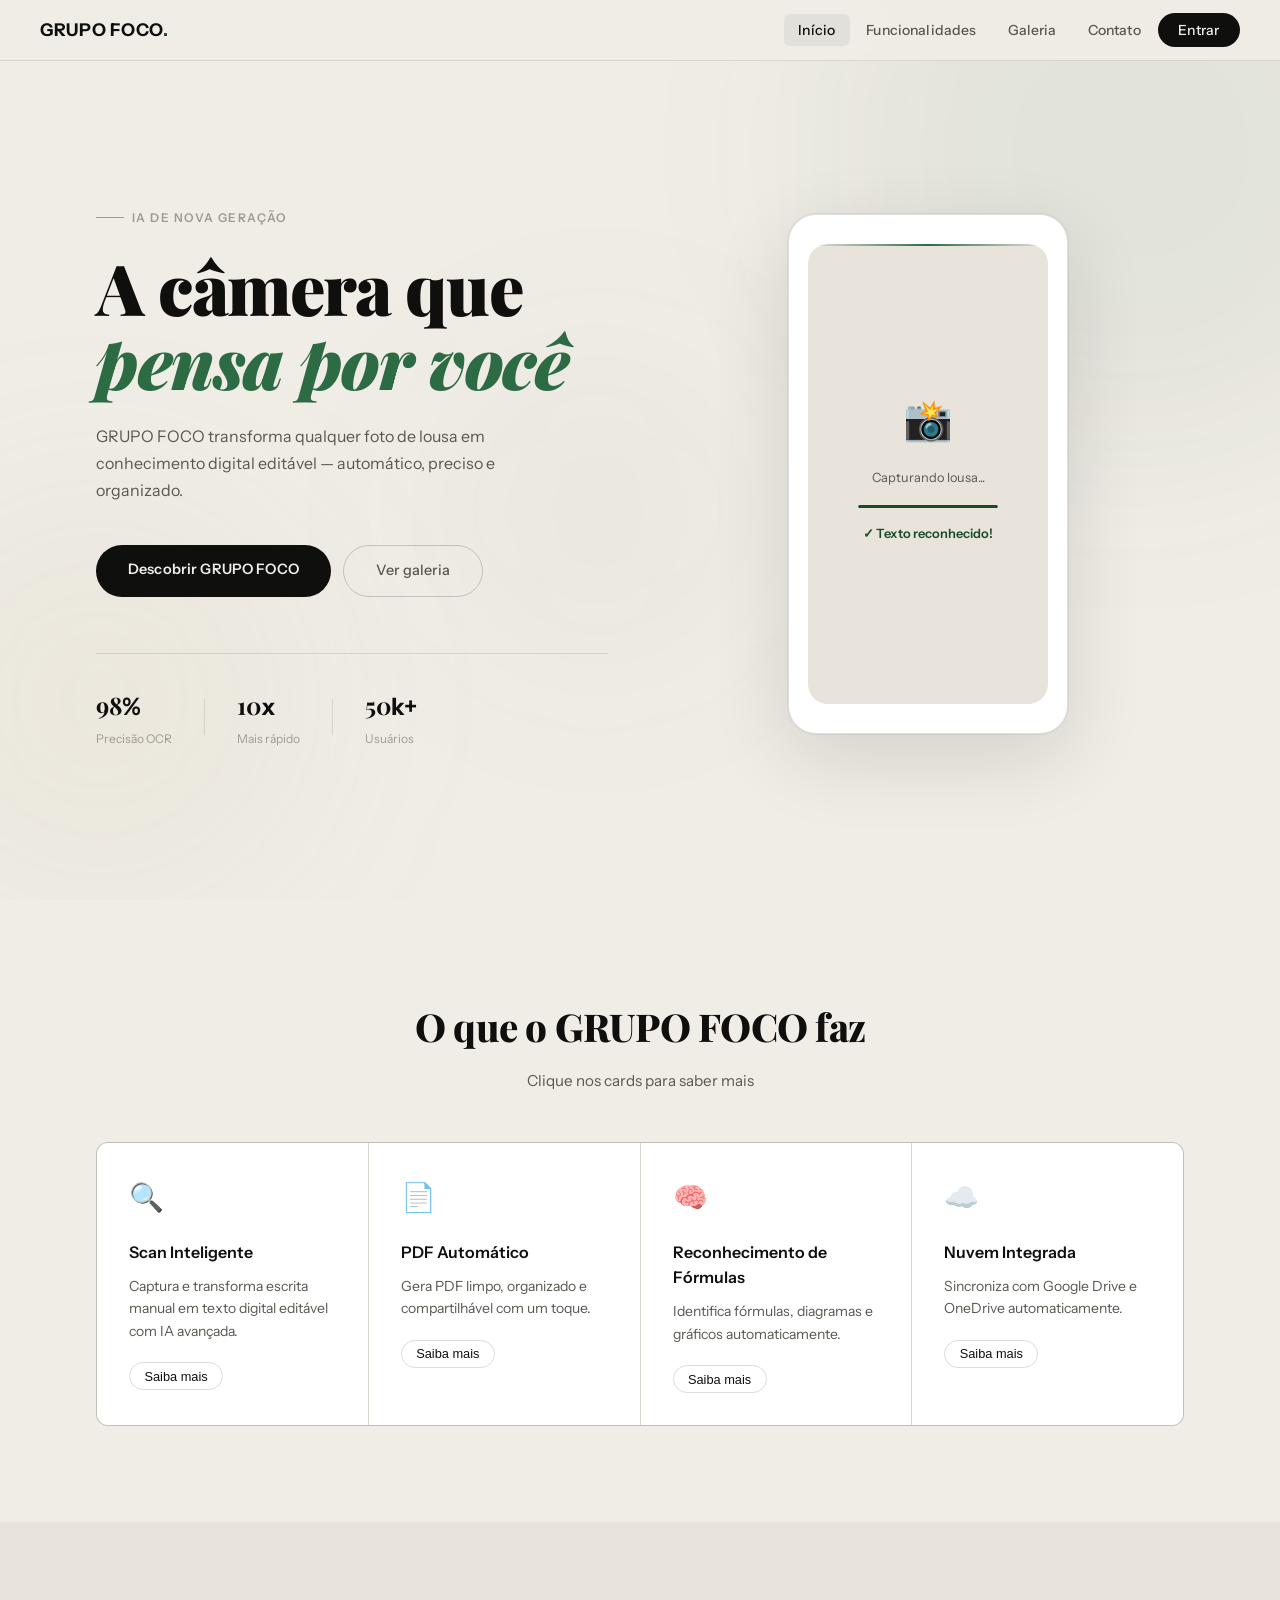
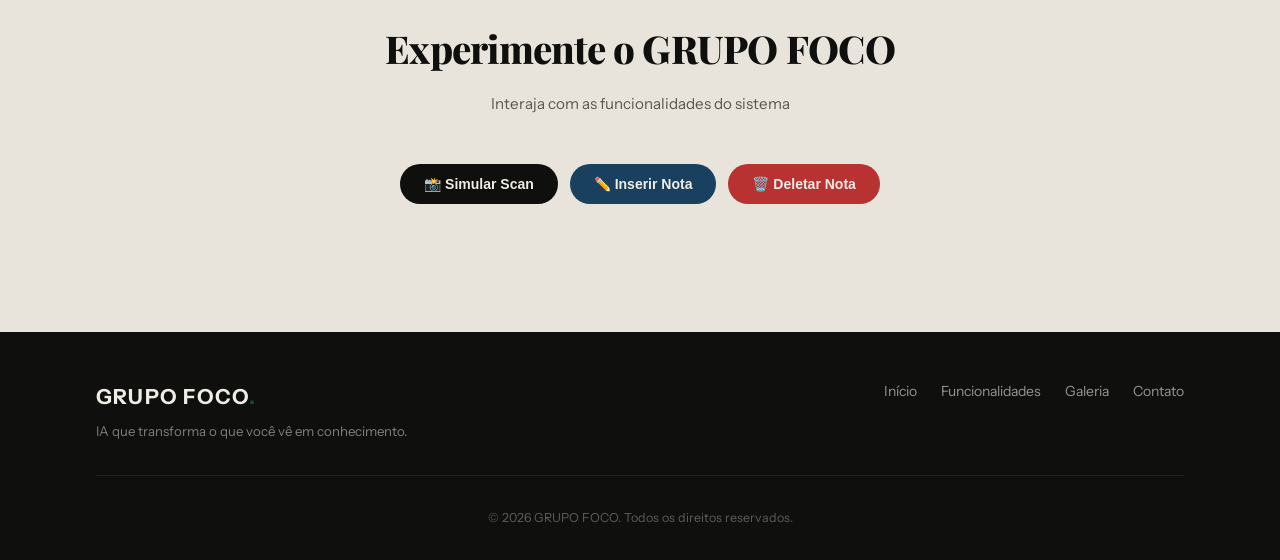
<file: index.html>
<!DOCTYPE html>
<html lang="pt-BR">
<head>
  <meta charset="UTF-8" />
  <meta name="viewport" content="width=device-width, initial-scale=1.0"/>
  <title>GRUPO FOCO — IA que Transforma o que Você Vê</title>
  <link rel="stylesheet" href="src/css/estilo.css" />
</head>
<body>

  <nav id="navbar">
    <div class="nav-logo">GRUPO FOCO<span class="dot">.</span></div>
    <ul class="nav-links">
      <li><a href="index.html" class="active">Início</a></li>
      <li><a href="./pages/recursos.html">Funcionalidades</a></li>
      <li><a href="./pages/galeria.html">Galeria</a></li>
      <li><a href="./pages/contanto.html">Contato</a></li>
      <li><a href="./pages/login.html" class="btn-nav">Entrar</a></li>
    </ul>
    <button class="hamburger" id="hamburger" aria-label="Menu">&#9776;</button>
  </nav>

  <section class="hero">
    <div class="hero-bg">
      <div class="orb orb1"></div>
      <div class="orb orb2"></div>
      <div class="orb orb3"></div>
    </div>
    <div class="hero-content">
      <span class="hero-badge">IA de Nova Geração</span>
      <h1 class="hero-title">A câmera que<br><span class="gradient-text">pensa por você</span></h1>
      <p class="hero-sub">GRUPO FOCO transforma qualquer foto de lousa em conhecimento digital editável — automático, preciso e organizado.</p>
      <div class="hero-cta">
        <a href="./pages/recursos.html" class="btn-primary">Descobrir GRUPO FOCO</a>
        <a href="./pages/galeria.html" class="btn-ghost">Ver galeria</a>
      </div>
      <div class="hero-stats">
        <div class="stat">
          <span class="stat-num" data-target="98">0</span><span>%</span>
          <small>Precisão OCR</small>
        </div>
        <div class="stat-div"></div>
        <div class="stat">
          <span class="stat-num" data-target="10">0</span><span>x</span>
          <small>Mais rápido</small>
        </div>
        <div class="stat-div"></div>
        <div class="stat">
          <span class="stat-num" data-target="50">0</span><span>k+</span>
          <small>Usuários</small>
        </div>
      </div>
    </div>
    <div class="hero-visual">
      <div class="phone-mockup">
        <div class="phone-screen">
          <div class="scan-line"></div>
          <div class="scan-content">
            <div class="scan-icon">📸</div>
            <p>Capturando lousa...</p>
            <div class="progress-bar"><div class="progress-fill"></div></div>
            <p class="scan-result">✓ Texto reconhecido!</p>
          </div>
        </div>
      </div>
    </div>
  </section>

  <section class="features-preview">
    <h2 class="section-title">O que o GRUPO FOCO faz</h2>
    <p class="section-sub">Clique nos cards para saber mais</p>
    <div class="cards-grid" id="cardsGrid">
      <div class="card">
        <div class="card-icon">🔍</div>
        <h3>Scan Inteligente</h3>
        <p>Captura e transforma escrita manual em texto digital editável com IA avançada.</p>
        <button class="card-btn" onclick="expandCard(this)">Saiba mais</button>
        <div class="card-detail hidden">Remove sombras, reflexos e distorções da foto da lousa automaticamente.</div>
      </div>
      <div class="card">
        <div class="card-icon">📄</div>
        <h3>PDF Automático</h3>
        <p>Gera PDF limpo, organizado e compartilhável com um toque.</p>
        <button class="card-btn" onclick="expandCard(this)">Saiba mais</button>
        <div class="card-detail hidden">Conversão automática para PDF organizado por disciplinas e datas.</div>
      </div>
      <div class="card">
        <div class="card-icon">🧠</div>
        <h3>Reconhecimento de Fórmulas</h3>
        <p>Identifica fórmulas, diagramas e gráficos automaticamente.</p>
        <button class="card-btn" onclick="expandCard(this)">Saiba mais</button>
        <div class="card-detail hidden">Suporte a notação matemática e química para exportação em Word e Notion.</div>
      </div>
      <div class="card">
        <div class="card-icon">☁️</div>
        <h3>Nuvem Integrada</h3>
        <p>Sincroniza com Google Drive e OneDrive automaticamente.</p>
        <button class="card-btn" onclick="expandCard(this)">Saiba mais</button>
        <div class="card-detail hidden">Organize por disciplinas, semestres e datas — acessível de qualquer dispositivo.</div>
      </div>
    </div>
  </section>

  <section class="alert-section">
    <h2 class="section-title">Experimente o GRUPO FOCO</h2>
    <p class="section-sub">Interaja com as funcionalidades do sistema</p>
    <div class="alert-buttons">
      <button class="btn-alert" onclick="showScanAlert()">📸 Simular Scan</button>
      <button class="btn-alert btn-secondary" onclick="showPromptDemo()">✏️ Inserir Nota</button>
      <button class="btn-alert btn-danger" onclick="showConfirmDelete()">🗑️ Deletar Nota</button>
    </div>
    <div id="alertOutput" class="alert-output hidden"></div>
    <div id="notesList" class="notes-list"></div>
  </section>

  <footer class="footer">
    <div class="footer-content">
      <div class="footer-brand">
        <span class="footer-logo">GRUPO FOCO<span class="dot">.</span></span>
        <p>IA que transforma o que você vê em conhecimento.</p>
      </div>
      <div class="footer-links">
        <a href="index.html">Início</a>
        <a href="./pages/recursos.html">Funcionalidades</a>
        <a href="./pages/galeria.html">Galeria</a>
        <a href="./pages/contanto.html">Contato</a>
      </div>
    </div>
    <p class="footer-copy">&copy; 2026 GRUPO FOCO. Todos os direitos reservados.</p>
  </footer>

  <script src="src/js/script.js"></script>
</body>
</html>
</file>
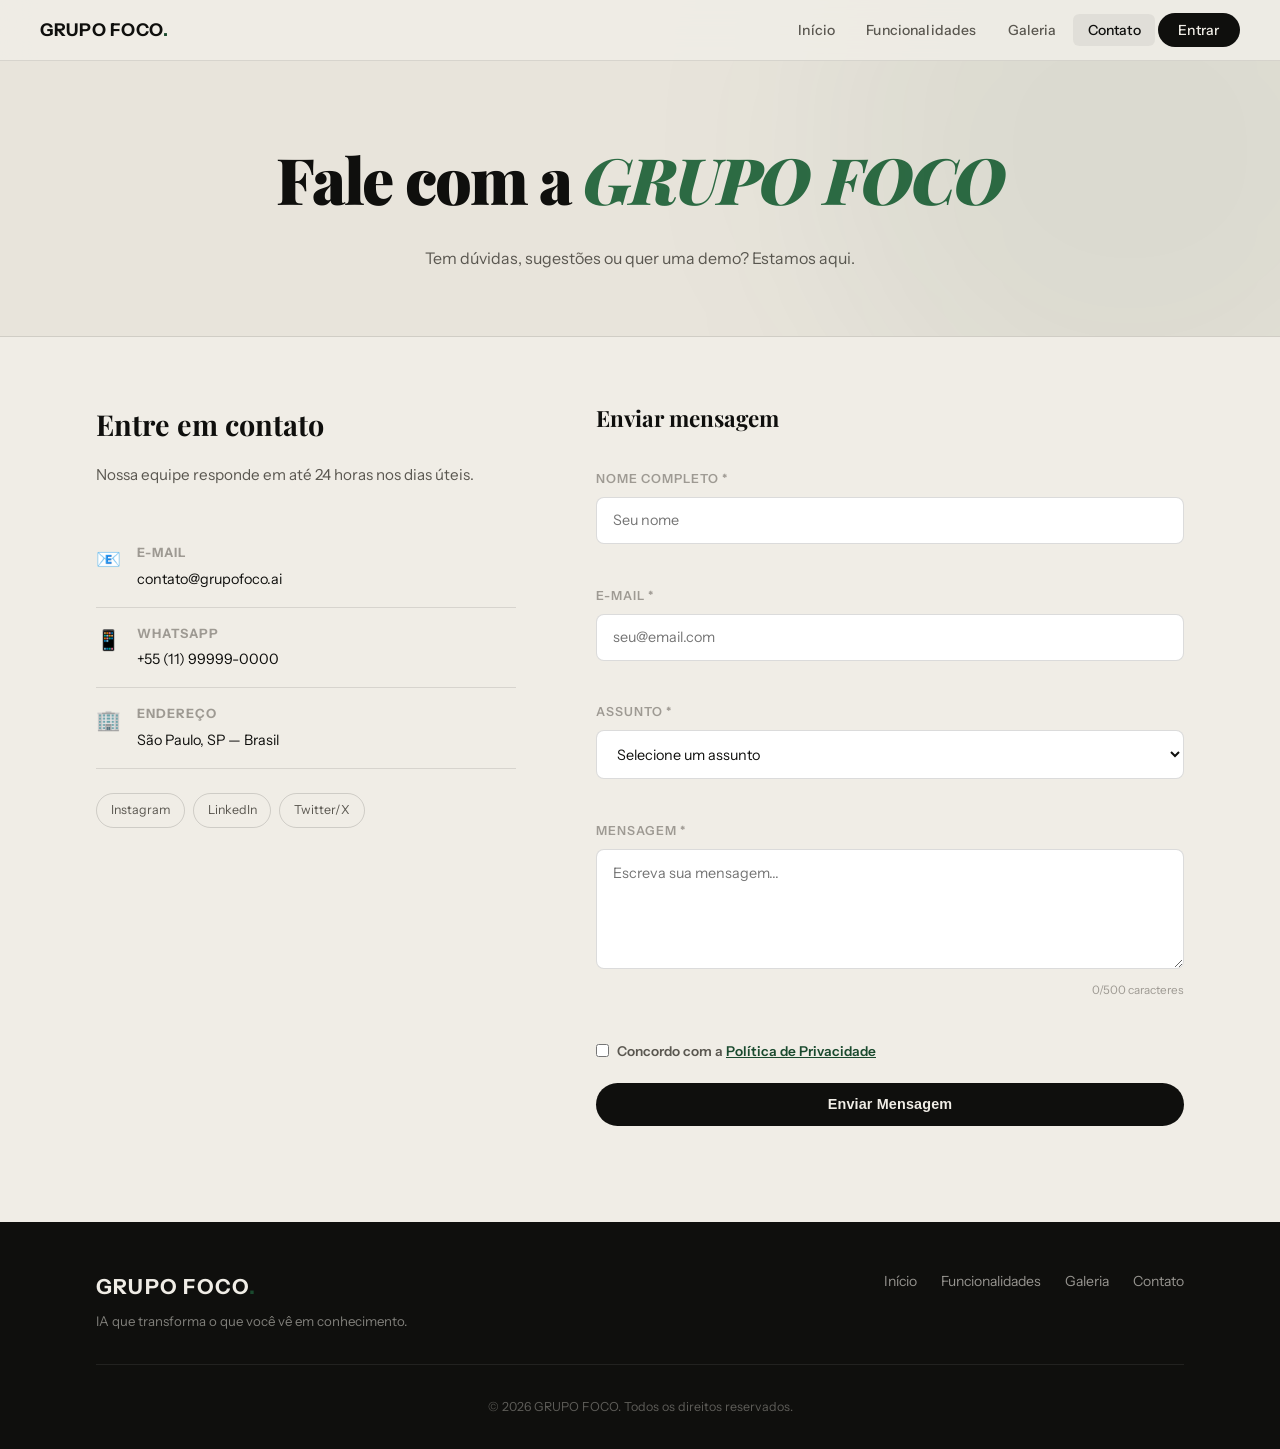
<file: pages/contanto.html>
<!DOCTYPE html>
<html lang="pt-BR">
<head>
  <meta charset="UTF-8" />
  <meta name="viewport" content="width=device-width, initial-scale=1.0"/>
  <title>GRUPO FOCO — Contato</title>
  <link rel="stylesheet" href="../src/css/estilo.css" />
</head>
<body>

  <nav id="navbar">
    <div class="nav-logo">GRUPO FOCO<span class="dot">.</span></div>
    <ul class="nav-links">
      <li><a href="../index.html">Início</a></li>
      <li><a href="recursos.html">Funcionalidades</a></li>
      <li><a href="galeria.html">Galeria</a></li>
      <li><a href="contanto.html" class="active">Contato</a></li>
      <li><a href="login.html" class="btn-nav">Entrar</a></li>
    </ul>
    <button class="hamburger" id="hamburger" aria-label="Menu">&#9776;</button>
  </nav>

  <section class="page-hero">
    <div class="orb orb1"></div>
    <h1>Fale com a <span class="gradient-text">GRUPO FOCO</span></h1>
    <p>Tem dúvidas, sugestões ou quer uma demo? Estamos aqui.</p>
  </section>

  <section class="contact-section">
    <div class="contact-grid">

      <div class="contact-info">
        <h2>Entre em contato</h2>
        <p>Nossa equipe responde em até 24 horas nos dias úteis.</p>
        <div class="contact-items">
          <div class="contact-item">
            <span class="contact-icon">📧</span>
            <div>
              <strong>E-mail</strong>
              <p>contato@grupofoco.ai</p>
            </div>
          </div>
          <div class="contact-item">
            <span class="contact-icon">📱</span>
            <div>
              <strong>WhatsApp</strong>
              <p>+55 (11) 99999-0000</p>
            </div>
          </div>
          <div class="contact-item">
            <span class="contact-icon">🏢</span>
            <div>
              <strong>Endereço</strong>
              <p>São Paulo, SP — Brasil</p>
            </div>
          </div>
        </div>
        <div class="social-links">
          <a href="#" class="social-btn" onclick="socialClick(event,'Instagram')">Instagram</a>
          <a href="#" class="social-btn" onclick="socialClick(event,'LinkedIn')">LinkedIn</a>
          <a href="#" class="social-btn" onclick="socialClick(event,'Twitter/X')">Twitter/X</a>
        </div>
      </div>

      <div class="contact-form-wrapper">
        <div id="formSuccess" class="form-success hidden">
          <span class="success-icon">✅</span>
          <h3>Mensagem enviada!</h3>
          <p>Obrigado pelo contato. Responderemos em breve.</p>
          <button class="btn-primary" onclick="resetContactForm()">Enviar outra mensagem</button>
        </div>

        <div id="contactFormDiv">
          <h2>Enviar mensagem</h2>
          <div class="form-group">
            <label for="contactName">Nome completo *</label>
            <input type="text" id="contactName" placeholder="Seu nome" oninput="clearError('contactName')" />
            <span class="field-error" id="contactName-error"></span>
          </div>
          <div class="form-group">
            <label for="contactEmail">E-mail *</label>
            <input type="email" id="contactEmail" placeholder="seu@email.com" oninput="clearError('contactEmail')" />
            <span class="field-error" id="contactEmail-error"></span>
          </div>
          <div class="form-group">
            <label for="contactSubject">Assunto *</label>
            <select id="contactSubject" onchange="clearError('contactSubject')">
              <option value="">Selecione um assunto</option>
              <option value="demo">Solicitar demo</option>
              <option value="support">Suporte técnico</option>
              <option value="partnership">Parceria</option>
              <option value="press">Imprensa</option>
              <option value="other">Outro</option>
            </select>
            <span class="field-error" id="contactSubject-error"></span>
          </div>
          <div class="form-group">
            <label for="contactMsg">Mensagem *</label>
            <textarea id="contactMsg" placeholder="Escreva sua mensagem..." rows="5"
              oninput="clearError('contactMsg'); updateCharCount()"></textarea>
            <div class="char-count"><span id="charCount">0</span>/500 caracteres</div>
            <span class="field-error" id="contactMsg-error"></span>
          </div>
          <div class="form-group checkbox-group">
            <input type="checkbox" id="contactConsent" />
            <label for="contactConsent">Concordo com a
              <a href="#" onclick="showPrivacyPolicy(event)">Política de Privacidade</a>
            </label>
            <span class="field-error" id="contactConsent-error"></span>
          </div>
          <button class="btn-primary btn-full" onclick="submitContact()">Enviar Mensagem</button>
        </div>
      </div>

    </div>
  </section>

  <!-- MODAL -->
  <div id="modal-overlay" class="modal-overlay hidden" onclick="closeModal()">
    <div class="modal" onclick="event.stopPropagation()">
      <button class="modal-close" onclick="closeModal()">✕</button>
      <div id="modal-body"></div>
    </div>
  </div>

  <footer class="footer">
    <div class="footer-content">
      <div class="footer-brand">
        <span class="footer-logo">GRUPO FOCO<span class="dot">.</span></span>
        <p>IA que transforma o que você vê em conhecimento.</p>
      </div>
      <div class="footer-links">
        <a href="../index.html">Início</a>
        <a href="recursos.html">Funcionalidades</a>
        <a href="galeria.html">Galeria</a>
        <a href="contanto.html">Contato</a>
      </div>
    </div>
    <p class="footer-copy">&copy; 2026 GRUPO FOCO. Todos os direitos reservados.</p>
  </footer>

  <script src="../src/js/script.js"></script>
</body>
</html>
</file>
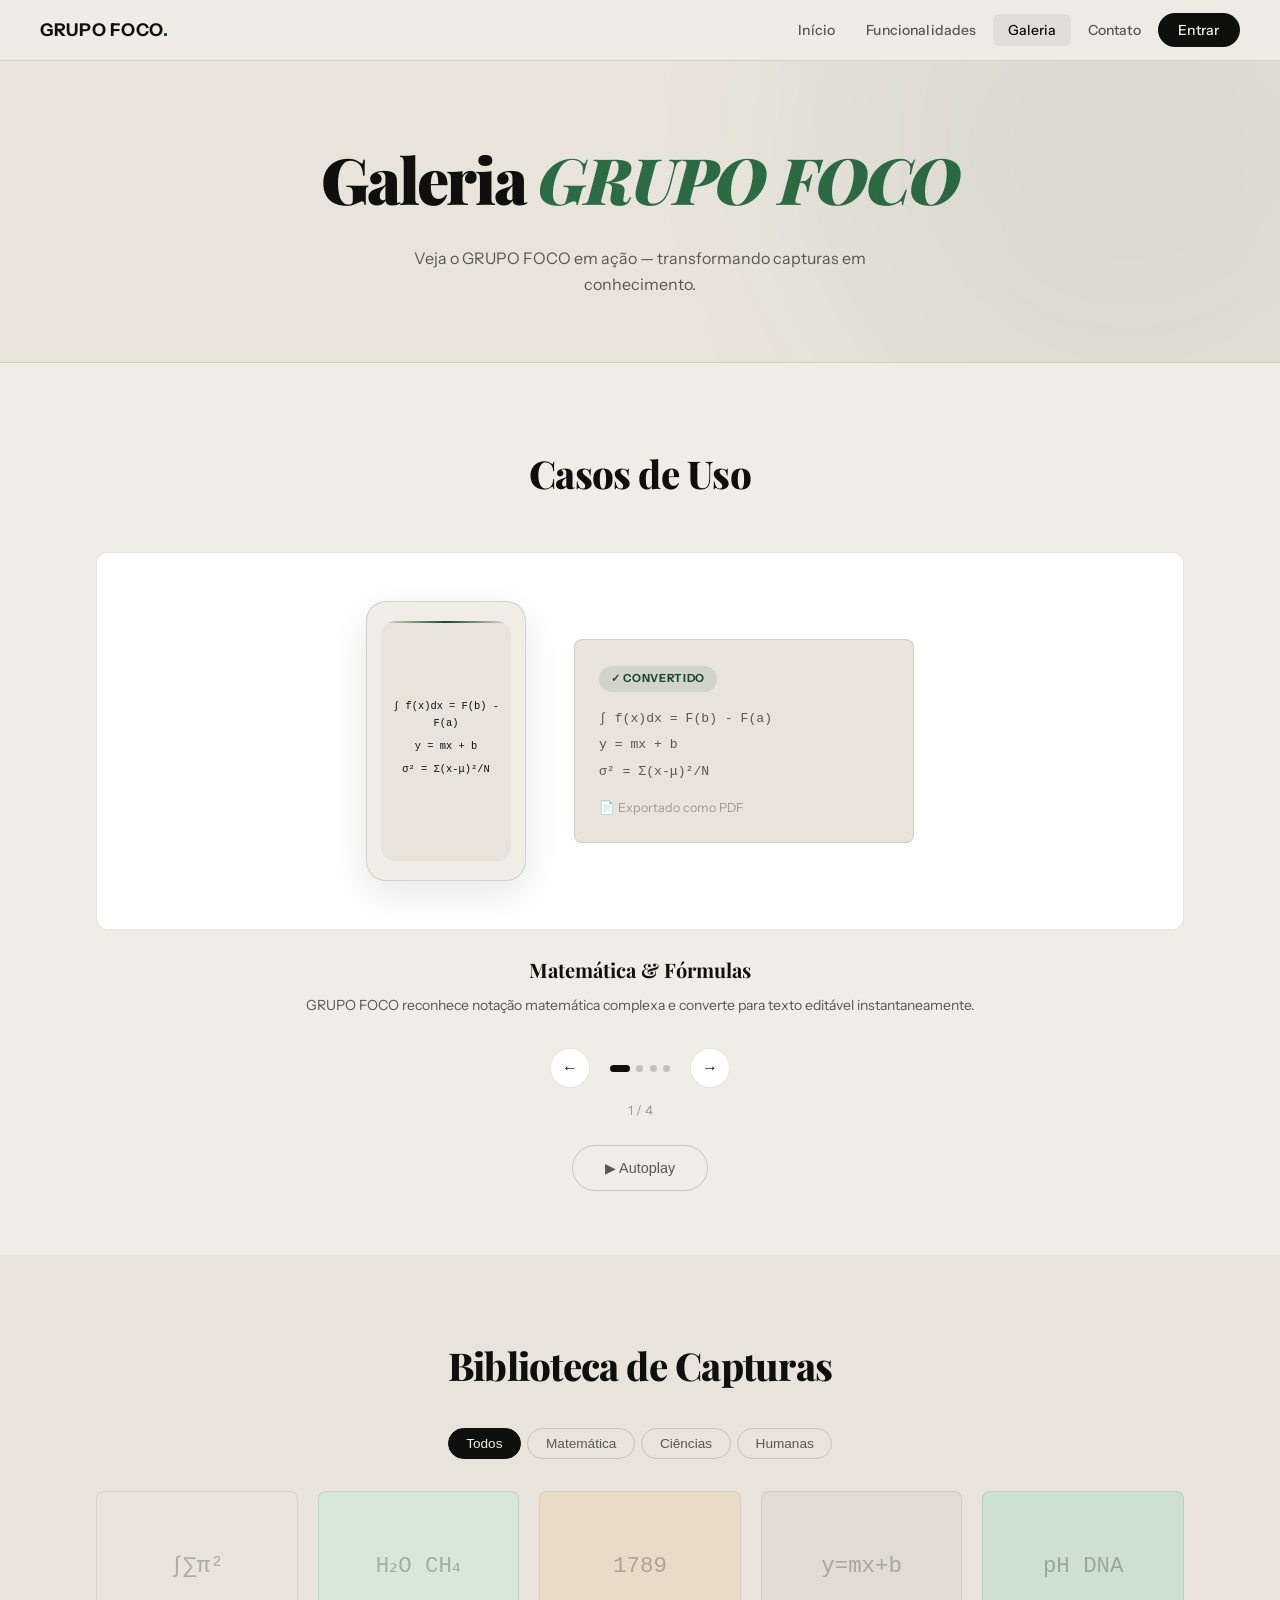
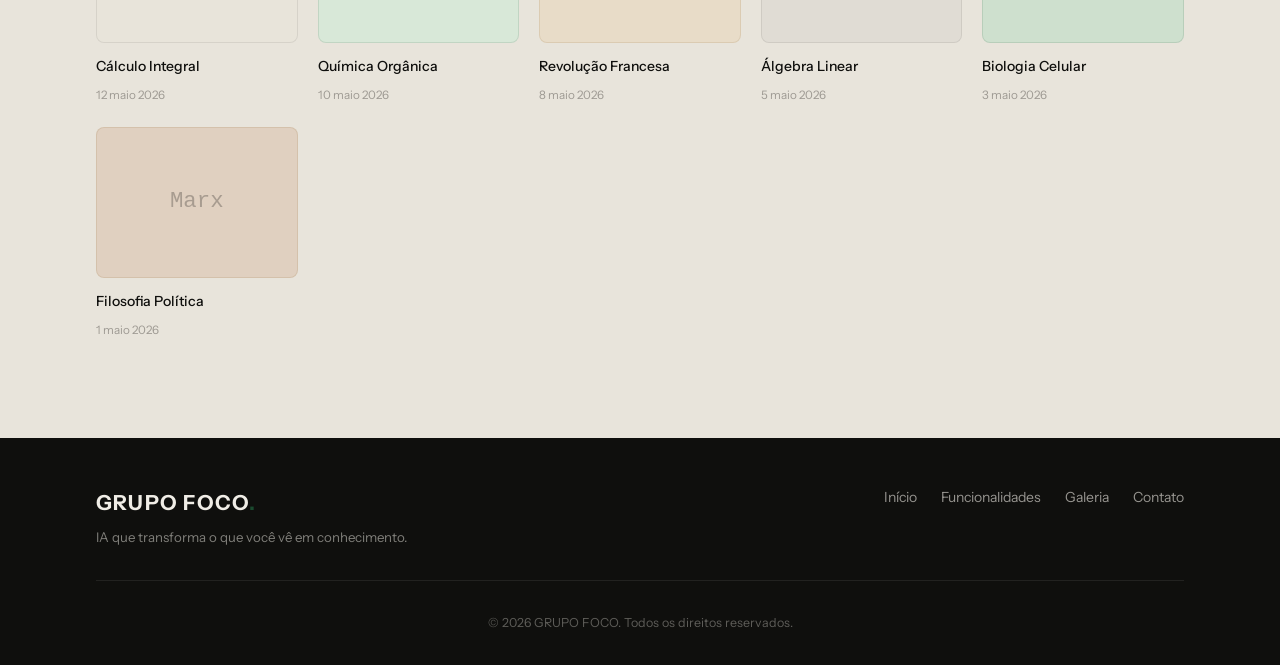
<file: pages/galeria.html>
<!DOCTYPE html>
<html lang="pt-BR">
<head>
  <meta charset="UTF-8" />
  <meta name="viewport" content="width=device-width, initial-scale=1.0"/>
  <title>GRUPO FOCO — Galeria</title>
  <link rel="stylesheet" href="../src/css/estilo.css" />
</head>
<body>

  <nav id="navbar">
    <div class="nav-logo">GRUPO FOCO<span class="dot">.</span></div>
    <ul class="nav-links">
      <li><a href="../index.html">Início</a></li>
      <li><a href="recursos.html">Funcionalidades</a></li>
      <li><a href="galeria.html" class="active">Galeria</a></li>
      <li><a href="contanto.html">Contato</a></li>
      <li><a href="login.html" class="btn-nav">Entrar</a></li>
    </ul>
    <button class="hamburger" id="hamburger" aria-label="Menu">&#9776;</button>
  </nav>

  <section class="page-hero">
    <div class="orb orb1"></div>
    <h1>Galeria <span class="gradient-text">GRUPO FOCO</span></h1>
    <p>Veja o GRUPO FOCO em ação — transformando capturas em conhecimento.</p>
  </section>

  <!-- SLIDESHOW -->
  <section class="slideshow-section">
    <h2 class="section-title">Casos de Uso</h2>

    <div class="slideshow-wrapper">
      <div class="slideshow" id="slideshow">

        <div class="slide active">
          <div class="slide-visual">
            <div class="slide-phone">
              <div class="slide-screen">
                <div class="board-sim">
                  <div class="board-text">∫ f(x)dx = F(b) - F(a)</div>
                  <div class="board-text">y = mx + b</div>
                  <div class="board-text">σ² = Σ(x-μ)²/N</div>
                </div>
                <div class="scan-overlay"><div class="scan-beam"></div></div>
              </div>
            </div>
            <div class="slide-result">
              <div class="result-card">
                <span class="result-badge">✓ Convertido</span>
                <p>∫ f(x)dx = F(b) - F(a)</p>
                <p>y = mx + b</p>
                <p>σ² = Σ(x-μ)²/N</p>
                <small>📄 Exportado como PDF</small>
              </div>
            </div>
          </div>
          <div class="slide-info">
            <h3>Matemática &amp; Fórmulas</h3>
            <p>GRUPO FOCO reconhece notação matemática complexa e converte para texto editável instantaneamente.</p>
          </div>
        </div>

        <div class="slide">
          <div class="slide-visual">
            <div class="slide-phone">
              <div class="slide-screen">
                <div class="board-sim">
                  <div class="board-text" style="color:#86efac">H₂O → H₂ + ½O₂</div>
                  <div class="board-text" style="color:#86efac">CH₄ + 2O₂ → CO₂ + 2H₂O</div>
                  <div class="board-text" style="color:#86efac">pH = -log[H⁺]</div>
                </div>
                <div class="scan-overlay"><div class="scan-beam"></div></div>
              </div>
            </div>
            <div class="slide-result">
              <div class="result-card">
                <span class="result-badge" style="background:rgba(134,239,172,.15);color:#86efac">✓ Química</span>
                <p>H₂O → H₂ + ½O₂</p>
                <p>CH₄ + 2O₂ → CO₂ + 2H₂O</p>
                <p>pH = -log[H⁺]</p>
                <small>☁️ Sincronizado com Drive</small>
              </div>
            </div>
          </div>
          <div class="slide-info">
            <h3>Química &amp; Reações</h3>
            <p>Equações químicas, fórmulas moleculares e notações especiais reconhecidas com alta precisão.</p>
          </div>
        </div>

        <div class="slide">
          <div class="slide-visual">
            <div class="slide-phone">
              <div class="slide-screen">
                <div class="board-sim">
                  <div class="board-text" style="color:#fde68a">Revolução Francesa</div>
                  <div class="board-text" style="color:#fde68a">1789 — Queda da Bastilha</div>
                  <div class="board-text" style="color:#fde68a">Liberdade • Igualdade</div>
                </div>
                <div class="scan-overlay"><div class="scan-beam"></div></div>
              </div>
            </div>
            <div class="slide-result">
              <div class="result-card">
                <span class="result-badge" style="background:rgba(253,230,138,.15);color:#fde68a">✓ História</span>
                <p>Revolução Francesa</p>
                <p>1789 — Queda da Bastilha</p>
                <p>Liberdade • Igualdade</p>
                <small>📚 Organizado por data</small>
              </div>
            </div>
          </div>
          <div class="slide-info">
            <h3>Humanidades &amp; Texto</h3>
            <p>Textos corridos, listas e esquemas são capturados e organizados automaticamente por disciplina.</p>
          </div>
        </div>

        <div class="slide">
          <div class="slide-visual">
            <div class="slide-phone">
              <div class="slide-screen">
                <div class="board-sim diagram">
                  <div class="diagram-box">Input</div>
                  <div class="diagram-arrow">→</div>
                  <div class="diagram-box highlight-box">Processo</div>
                  <div class="diagram-arrow">→</div>
                  <div class="diagram-box">Output</div>
                </div>
                <div class="scan-overlay"><div class="scan-beam"></div></div>
              </div>
            </div>
            <div class="slide-result">
              <div class="result-card">
                <span class="result-badge" style="background:rgba(167,139,250,.15);color:#a78bfa">✓ Diagrama</span>
                <p>Fluxo reconhecido</p>
                <p>Input → Processo → Output</p>
                <small>🖼️ Exportado como SVG</small>
              </div>
            </div>
          </div>
          <div class="slide-info">
            <h3>Diagramas &amp; Fluxos</h3>
            <p>Fluxogramas e diagramas visuais são interpretados e estruturados em formato reutilizável.</p>
          </div>
        </div>

      </div><!-- /slideshow -->

      <div class="slideshow-controls">
        <button class="slide-btn" onclick="changeSlide(-1)">&#8592;</button>
        <div class="slide-dots" id="slideDots"></div>
        <button class="slide-btn" onclick="changeSlide(1)">&#8594;</button>
      </div>
      <div class="slide-counter" id="slideCounter">1 / 4</div>
    </div>

    <div class="slideshow-actions">
      <button class="btn-ghost" id="autoplayBtn" onclick="toggleAutoplay()">▶ Autoplay</button>
    </div>
  </section>

  <!-- GALERIA COM FILTROS -->
  <section class="filter-gallery">
    <h2 class="section-title">Biblioteca de Capturas</h2>
    <div class="filter-tabs">
      <button class="filter-tab active" data-filter="all"     onclick="filterGallery(this)">Todos</button>
      <button class="filter-tab"        data-filter="math"    onclick="filterGallery(this)">Matemática</button>
      <button class="filter-tab"        data-filter="science" onclick="filterGallery(this)">Ciências</button>
      <button class="filter-tab"        data-filter="history" onclick="filterGallery(this)">Humanas</button>
    </div>
    <div class="gallery-grid" id="galleryGrid">
      <div class="gallery-item" data-category="math">
        <div class="gallery-thumb math-thumb">
          <div class="thumb-content">∫∑π²</div>
          <div class="thumb-overlay"><span>Ver detalhes</span></div>
        </div>
        <p>Cálculo Integral</p>
        <span class="gallery-date">12 maio 2026</span>
      </div>
      <div class="gallery-item" data-category="science">
        <div class="gallery-thumb science-thumb">
          <div class="thumb-content">H₂O CH₄</div>
          <div class="thumb-overlay"><span>Ver detalhes</span></div>
        </div>
        <p>Química Orgânica</p>
        <span class="gallery-date">10 maio 2026</span>
      </div>
      <div class="gallery-item" data-category="history">
        <div class="gallery-thumb history-thumb">
          <div class="thumb-content">1789</div>
          <div class="thumb-overlay"><span>Ver detalhes</span></div>
        </div>
        <p>Revolução Francesa</p>
        <span class="gallery-date">8 maio 2026</span>
      </div>
      <div class="gallery-item" data-category="math">
        <div class="gallery-thumb math-thumb-alt">
          <div class="thumb-content">y=mx+b</div>
          <div class="thumb-overlay"><span>Ver detalhes</span></div>
        </div>
        <p>Álgebra Linear</p>
        <span class="gallery-date">5 maio 2026</span>
      </div>
      <div class="gallery-item" data-category="science">
        <div class="gallery-thumb science-thumb-alt">
          <div class="thumb-content">pH DNA</div>
          <div class="thumb-overlay"><span>Ver detalhes</span></div>
        </div>
        <p>Biologia Celular</p>
        <span class="gallery-date">3 maio 2026</span>
      </div>
      <div class="gallery-item" data-category="history">
        <div class="gallery-thumb history-thumb-alt">
          <div class="thumb-content">Marx</div>
          <div class="thumb-overlay"><span>Ver detalhes</span></div>
        </div>
        <p>Filosofia Política</p>
        <span class="gallery-date">1 maio 2026</span>
      </div>
    </div>
  </section>

  <footer class="footer">
    <div class="footer-content">
      <div class="footer-brand">
        <span class="footer-logo">GRUPO FOCO<span class="dot">.</span></span>
        <p>IA que transforma o que você vê em conhecimento.</p>
      </div>
      <div class="footer-links">
        <a href="../index.html">Início</a>
        <a href="recursos.html">Funcionalidades</a>
        <a href="galeria.html">Galeria</a>
        <a href="contanto.html">Contato</a>
      </div>
    </div>
    <p class="footer-copy">&copy; 2026 GRUPO FOCO. Todos os direitos reservados.</p>
  </footer>

  <script src="../src/js/script.js"></script>
</body>
</html>
</file>
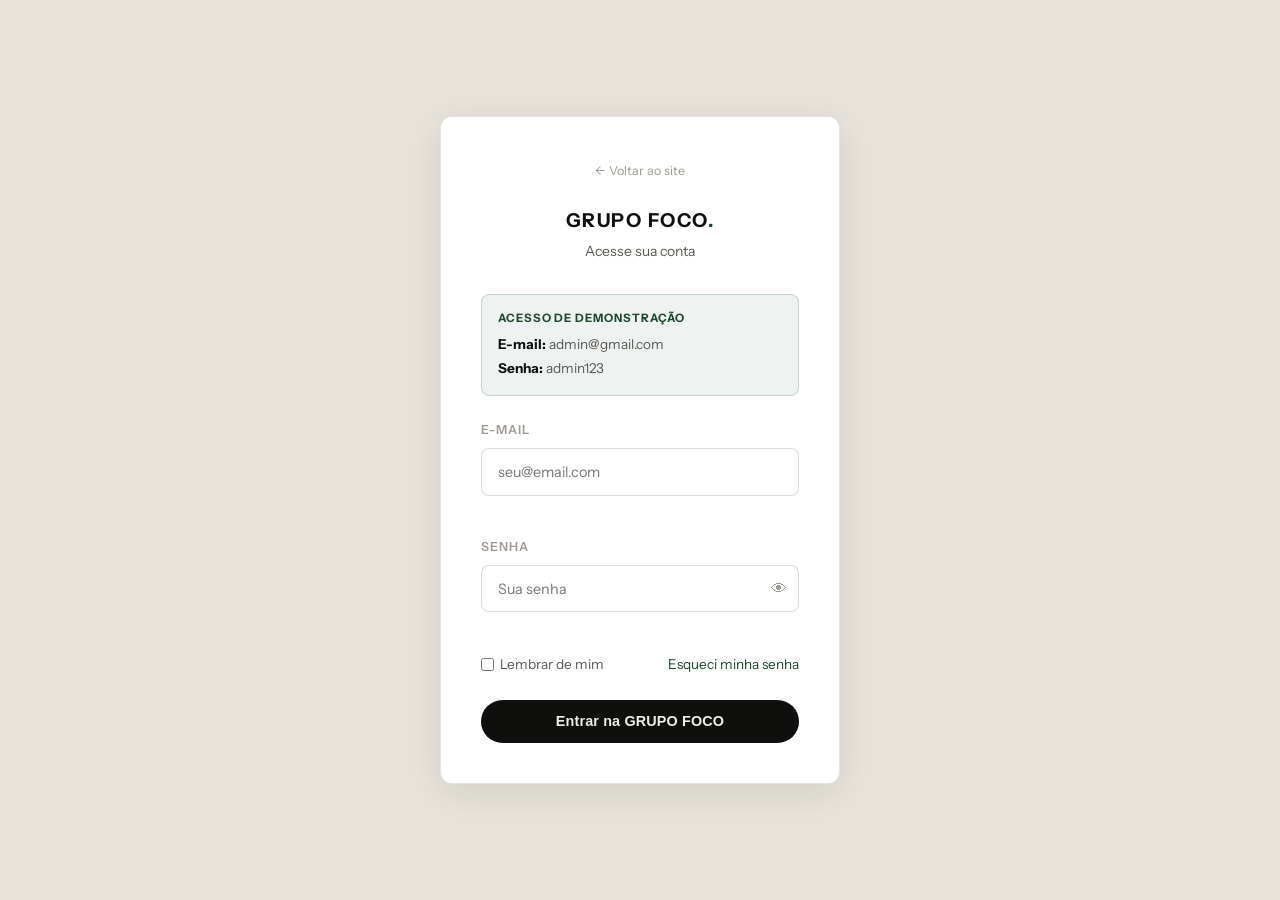
<file: pages/login.html>
<!DOCTYPE html>
<html lang="pt-BR">
<head>
  <meta charset="UTF-8" />
  <meta name="viewport" content="width=device-width, initial-scale=1.0"/>
  <title>GRUPO FOCO — Login</title>
  <link rel="stylesheet" href="../src/css/estilo.css" />
</head>
<body class="login-body">

  <div class="login-container">
    <div class="login-brand">
      <a href="../index.html" class="back-link">← Voltar ao site</a>
      <div class="login-logo">GRUPO FOCO<span class="dot">.</span></div>
      <p>Acesse sua conta</p>
    </div>

    <!-- DICA DE CREDENCIAIS -->
    <div class="demo-hint">
      <span class="demo-hint-label">Acesso de demonstração</span>
      <p><strong>E-mail:</strong> admin@gmail.com</p>
      <p><strong>Senha:</strong> admin123</p>
    </div>

    <!-- LOGIN -->
    <div id="loginForm" class="auth-form">
      <div class="form-group">
        <label for="loginEmail">E-mail</label>
        <input type="email" id="loginEmail" placeholder="seu@email.com" oninput="clearError('loginEmail')" />
        <span class="field-error" id="loginEmail-error"></span>
      </div>
      <div class="form-group">
        <label for="loginPassword">Senha</label>
        <div class="password-wrapper">
          <input type="password" id="loginPassword" placeholder="Sua senha" oninput="clearError('loginPassword')" />
          <button class="show-pass" onclick="togglePassword('loginPassword', this)" type="button">👁</button>
        </div>
        <span class="field-error" id="loginPassword-error"></span>
      </div>
      <div class="form-options">
        <label class="remember-label">
          <input type="checkbox" id="rememberMe" /> Lembrar de mim
        </label>
        <a href="#" class="forgot-link" onclick="showForgotPassword(event)">Esqueci minha senha</a>
      </div>
      <button class="btn-primary btn-full" onclick="submitLogin()">Entrar na GRUPO FOCO</button>
    </div>
  </div>

  <!-- Tela de sucesso -->
  <div id="loginSuccess" class="login-success hidden">
    <div class="success-card">
      <div class="success-anim">✓</div>
      <h2>Bem-vindo ao GRUPO FOCO!</h2>
      <p>Login realizado com sucesso. Redirecionando...</p>
      <div class="redirect-bar">
        <div class="redirect-fill" id="redirectFill"></div>
      </div>
    </div>
  </div>

  <!-- MODAL -->
  <div id="modal-overlay" class="modal-overlay hidden" onclick="closeModal()">
    <div class="modal" onclick="event.stopPropagation()">
      <button class="modal-close" onclick="closeModal()">✕</button>
      <div id="modal-body"></div>
    </div>
  </div>

  <style>
    .demo-hint {
      background: rgba(26,74,46,0.07);
      border: 1px solid rgba(26,74,46,0.18);
      border-radius: 8px;
      padding: 0.85rem 1rem;
      margin-bottom: 1.5rem;
      font-size: 0.85rem;
      color: var(--text2);
    }
    .demo-hint-label {
      display: block;
      font-size: 0.72rem;
      font-weight: 700;
      text-transform: uppercase;
      letter-spacing: 0.08em;
      color: var(--accent);
      margin-bottom: 0.4rem;
    }
    .demo-hint p { margin: 0.15rem 0; }
    .demo-hint strong { color: var(--text); }
  </style>

  <script>
    /* ── utilidades ── */
    function clearError(id) {
      const el = document.getElementById(id);
      const err = document.getElementById(id + '-error');
      if (el)  el.classList.remove('error');
      if (err) err.textContent = '';
    }

    function showError(id, msg) {
      const el = document.getElementById(id);
      const err = document.getElementById(id + '-error');
      if (el)  el.classList.add('error');
      if (err) err.textContent = msg;
    }

    function togglePassword(id, btn) {
      const input = document.getElementById(id);
      if (input.type === 'password') {
        input.type = 'text';
        btn.textContent = '🙈';
      } else {
        input.type = 'password';
        btn.textContent = '👁';
      }
    }

    /* ── login ── */
    function submitLogin() {
      const email    = document.getElementById('loginEmail').value.trim();
      const password = document.getElementById('loginPassword').value;
      let valid = true;

      if (!email) {
        showError('loginEmail', 'Informe seu e-mail.');
        valid = false;
      } else if (!/^[^\s@]+@[^\s@]+\.[^\s@]+$/.test(email)) {
        showError('loginEmail', 'E-mail inválido.');
        valid = false;
      }

      if (!password) {
        showError('loginPassword', 'Informe sua senha.');
        valid = false;
      }

      if (!valid) return;

      /* credenciais de exemplo */
      if (email === 'admin@gmail.com' && password === 'admin123') {
        const successEl = document.getElementById('loginSuccess');
        successEl.classList.remove('hidden');
        setTimeout(() => {
          const fill = document.getElementById('redirectFill');
          if (fill) fill.style.width = '100%';
        }, 100);
        setTimeout(() => {
          window.location.href = '../index.html';
        }, 3200);
      } else {
        showError('loginEmail', ' ');
        showError('loginPassword', 'E-mail ou senha incorretos.');
      }
    }

    /* ── esqueci senha ── */
    function showForgotPassword(e) {
      e.preventDefault();
      document.getElementById('modal-body').innerHTML = `
        <h3>Recuperar senha</h3>
        <p>Esta é uma versão de demonstração. Use as credenciais de exemplo para acessar:</p>
        <p><strong>E-mail:</strong> admin@gmail.com<br><strong>Senha:</strong> admin123</p>
      `;
      document.getElementById('modal-overlay').classList.remove('hidden');
    }

    function closeModal() {
      document.getElementById('modal-overlay').classList.add('hidden');
    }
  </script>
</body>
</html>
</file>
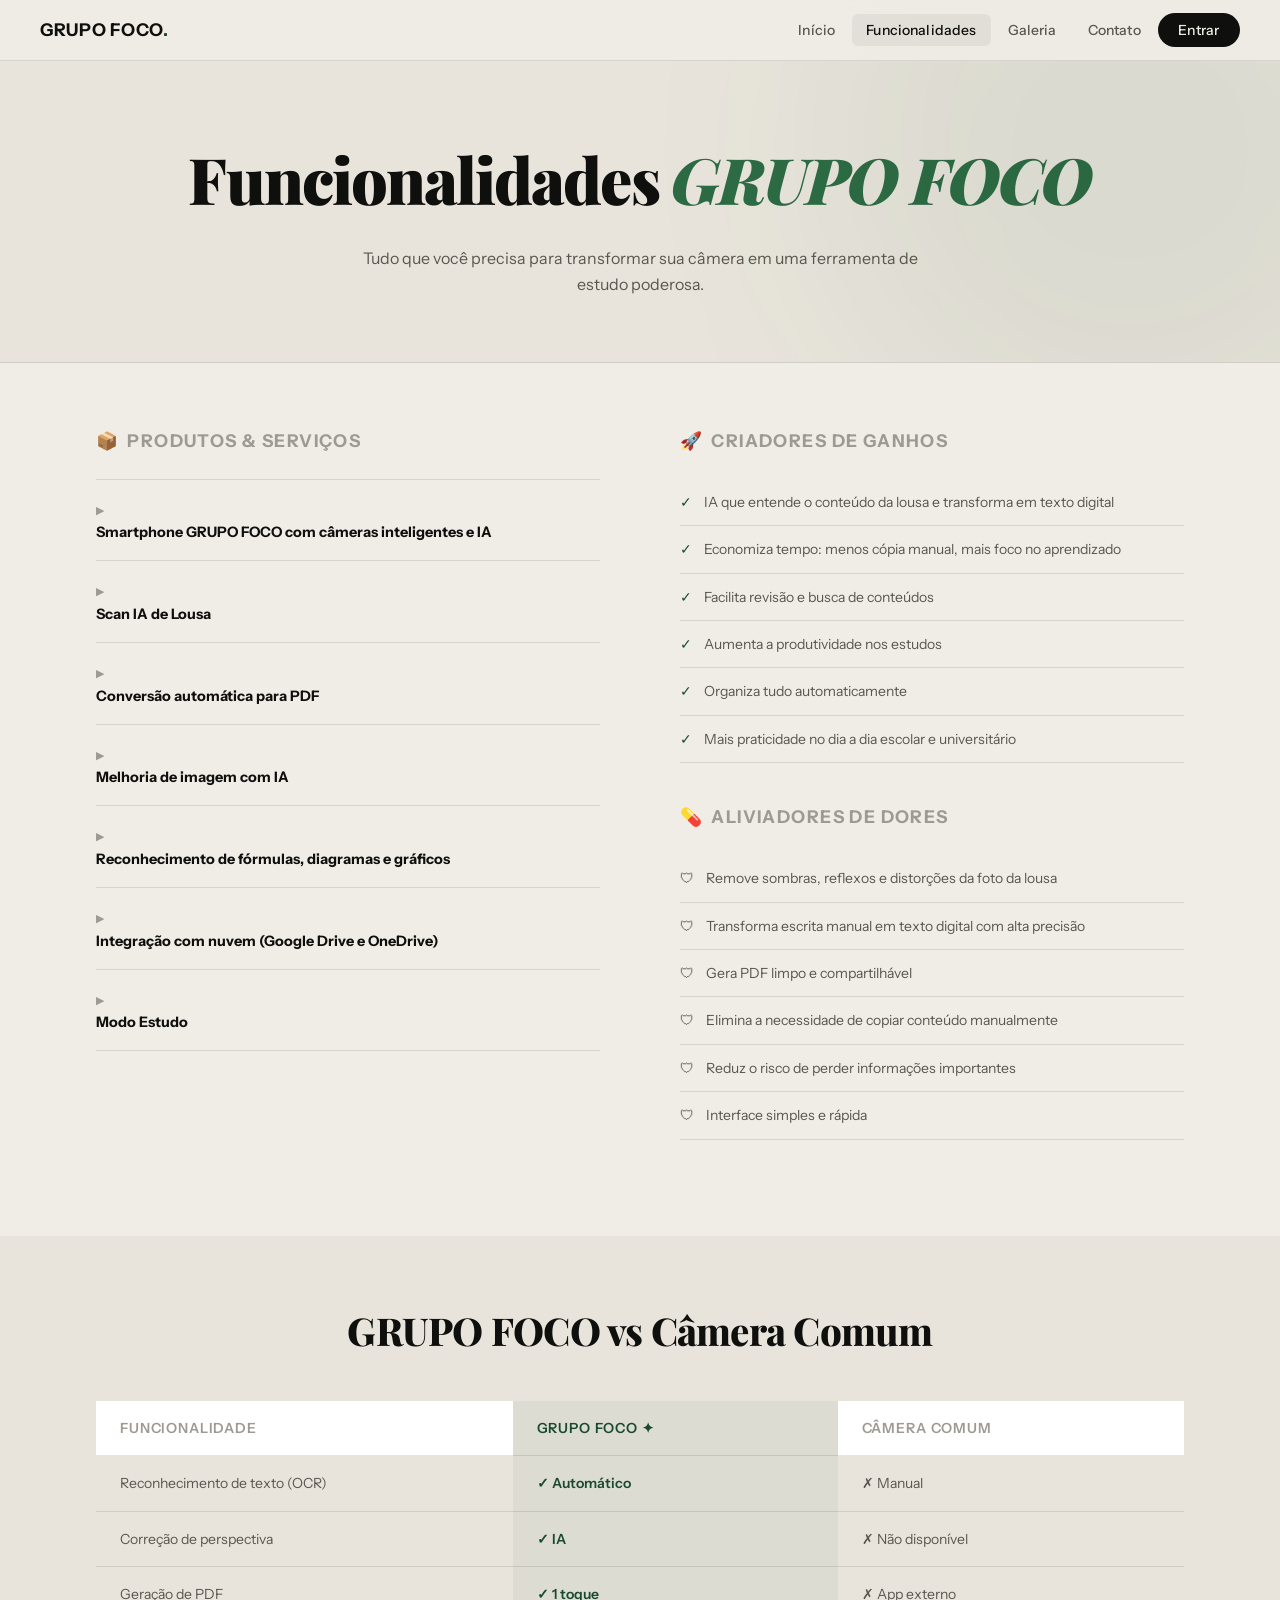
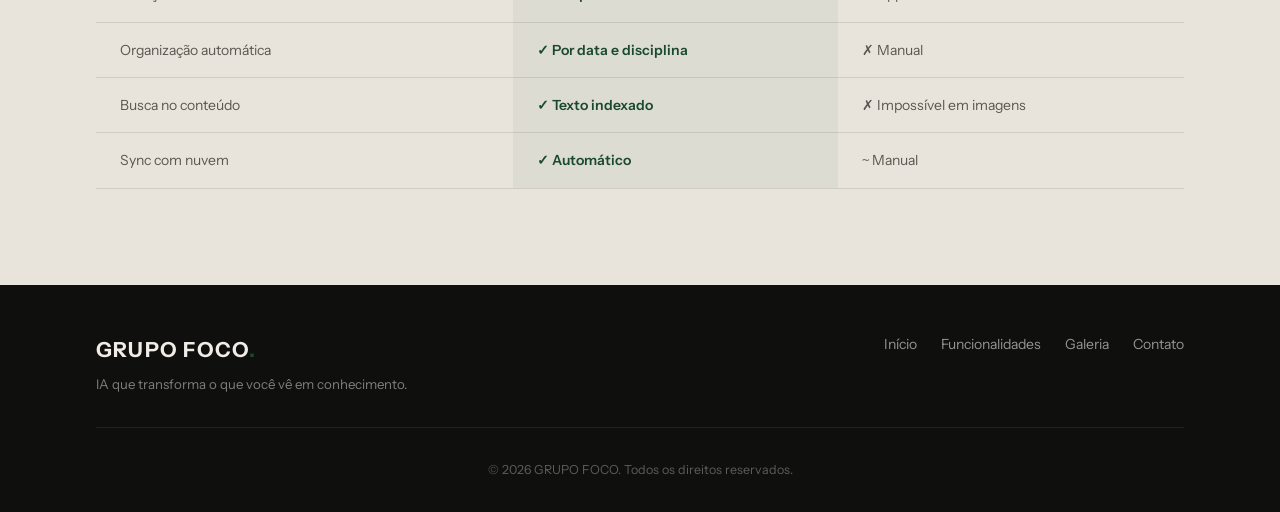
<file: pages/recursos.html>
<!DOCTYPE html>
<html lang="pt-BR">
<head>
  <meta charset="UTF-8" />
  <meta name="viewport" content="width=device-width, initial-scale=1.0"/>
  <title>GRUPO FOCO — Funcionalidades</title>
  <link rel="stylesheet" href="../src/css/estilo.css" />
</head>
<body>

  <nav id="navbar">
    <div class="nav-logo">GRUPO FOCO<span class="dot">.</span></div>
    <ul class="nav-links">
      <li><a href="../index.html">Início</a></li>
      <li><a href="recursos.html" class="active">Funcionalidades</a></li>
      <li><a href="galeria.html">Galeria</a></li>
      <li><a href="contanto.html">Contato</a></li>
      <li><a href="login.html" class="btn-nav">Entrar</a></li>
    </ul>
    <button class="hamburger" id="hamburger" aria-label="Menu">&#9776;</button>
  </nav>

  <section class="page-hero">
    <div class="orb orb1"></div>
    <h1>Funcionalidades <span class="gradient-text">GRUPO FOCO</span></h1>
    <p>Tudo que você precisa para transformar sua câmera em uma ferramenta de estudo poderosa.</p>
  </section>

  <section class="features-full">
    <div class="features-columns">

      <div class="feat-col">
        <h2 class="col-title"><span class="col-icon">📦</span> Produtos &amp; Serviços</h2>
        <ul class="feat-list">
          <li class="feat-item" onclick="toggleFeat(this)">
            <span class="feat-arrow">▶</span>
            <strong>Smartphone GRUPO FOCO com câmeras inteligentes e IA</strong>
            <p class="feat-desc hidden">Hardware otimizado com sensores de alta resolução e processamento local de IA para máxima privacidade e velocidade.</p>
          </li>
          <li class="feat-item" onclick="toggleFeat(this)">
            <span class="feat-arrow">▶</span>
            <strong>Scan IA de Lousa</strong>
            <p class="feat-desc hidden">Captura, reconhece e transforma escrita da lousa em texto digital editável com precisão de 98%.</p>
          </li>
          <li class="feat-item" onclick="toggleFeat(this)">
            <span class="feat-arrow">▶</span>
            <strong>Conversão automática para PDF</strong>
            <p class="feat-desc hidden">Gera PDFs organizados automaticamente por disciplina e data, prontos para compartilhar.</p>
          </li>
          <li class="feat-item" onclick="toggleFeat(this)">
            <span class="feat-arrow">▶</span>
            <strong>Melhoria de imagem com IA</strong>
            <p class="feat-desc hidden">Contraste, nitidez, correção de perspectiva e iluminação ajustados automaticamente para cada captura.</p>
          </li>
          <li class="feat-item" onclick="toggleFeat(this)">
            <span class="feat-arrow">▶</span>
            <strong>Reconhecimento de fórmulas, diagramas e gráficos</strong>
            <p class="feat-desc hidden">Detecta notação matemática, química e diagramas, exportando em formato compatível com editores acadêmicos.</p>
          </li>
          <li class="feat-item" onclick="toggleFeat(this)">
            <span class="feat-arrow">▶</span>
            <strong>Integração com nuvem (Google Drive e OneDrive)</strong>
            <p class="feat-desc hidden">Sincronização automática para acesso de qualquer dispositivo, a qualquer hora.</p>
          </li>
          <li class="feat-item" onclick="toggleFeat(this)">
            <span class="feat-arrow">▶</span>
            <strong>Modo Estudo</strong>
            <p class="feat-desc hidden">Otimizado para leitura de documentos e anotações com menos distração e melhor foco visual.</p>
          </li>
        </ul>
      </div>

      <div class="feat-col">
        <h2 class="col-title"><span class="col-icon">🚀</span> Criadores de Ganhos</h2>
        <ul class="feat-list">
          <li class="gain-item"><span class="check">✓</span> IA que entende o conteúdo da lousa e transforma em texto digital</li>
          <li class="gain-item"><span class="check">✓</span> Economiza tempo: menos cópia manual, mais foco no aprendizado</li>
          <li class="gain-item"><span class="check">✓</span> Facilita revisão e busca de conteúdos</li>
          <li class="gain-item"><span class="check">✓</span> Aumenta a produtividade nos estudos</li>
          <li class="gain-item"><span class="check">✓</span> Organiza tudo automaticamente</li>
          <li class="gain-item"><span class="check">✓</span> Mais praticidade no dia a dia escolar e universitário</li>
        </ul>

        <h2 class="col-title mt"><span class="col-icon">💊</span> Aliviadores de Dores</h2>
        <ul class="feat-list">
          <li class="pain-item"><span class="shield">🛡</span> Remove sombras, reflexos e distorções da foto da lousa</li>
          <li class="pain-item"><span class="shield">🛡</span> Transforma escrita manual em texto digital com alta precisão</li>
          <li class="pain-item"><span class="shield">🛡</span> Gera PDF limpo e compartilhável</li>
          <li class="pain-item"><span class="shield">🛡</span> Elimina a necessidade de copiar conteúdo manualmente</li>
          <li class="pain-item"><span class="shield">🛡</span> Reduz o risco de perder informações importantes</li>
          <li class="pain-item"><span class="shield">🛡</span> Interface simples e rápida</li>
        </ul>
      </div>

    </div>
  </section>

  <section class="compare-section">
    <h2 class="section-title">GRUPO FOCO vs Câmera Comum</h2>
    <div class="table-wrapper">
      <table class="compare-table">
        <thead>
          <tr>
            <th>Funcionalidade</th>
            <th class="foco-col">GRUPO FOCO ✦</th>
            <th>Câmera Comum</th>
          </tr>
        </thead>
        <tbody>
          <tr>
            <td>Reconhecimento de texto (OCR)</td>
            <td class="foco-col">✓ Automático</td>
            <td>✗ Manual</td>
          </tr>
          <tr>
            <td>Correção de perspectiva</td>
            <td class="foco-col">✓ IA</td>
            <td>✗ Não disponível</td>
          </tr>
          <tr>
            <td>Geração de PDF</td>
            <td class="foco-col">✓ 1 toque</td>
            <td>✗ App externo</td>
          </tr>
          <tr>
            <td>Organização automática</td>
            <td class="foco-col">✓ Por data e disciplina</td>
            <td>✗ Manual</td>
          </tr>
          <tr>
            <td>Busca no conteúdo</td>
            <td class="foco-col">✓ Texto indexado</td>
            <td>✗ Impossível em imagens</td>
          </tr>
          <tr>
            <td>Sync com nuvem</td>
            <td class="foco-col">✓ Automático</td>
            <td>~ Manual</td>
          </tr>
        </tbody>
      </table>
    </div>
  </section>

  <footer class="footer">
    <div class="footer-content">
      <div class="footer-brand">
        <span class="footer-logo">GRUPO FOCO<span class="dot">.</span></span>
        <p>IA que transforma o que você vê em conhecimento.</p>
      </div>
      <div class="footer-links">
        <a href="../index.html">Início</a>
        <a href="recursos.html">Funcionalidades</a>
        <a href="galeria.html">Galeria</a>
        <a href="contanto.html">Contato</a>
      </div>
    </div>
    <p class="footer-copy">&copy; 2026 GRUPO FOCO. Todos os direitos reservados.</p>
  </footer>

  <script src="../src/js/script.js"></script>
</body>
</html>
</file>
<file: src/css/estilo.css>
@import url('https://fonts.googleapis.com/css2?family=Playfair+Display:ital,wght@0,700;0,800;0,900;1,700;1,800&family=Instrument+Sans:wght@300;400;500;600&display=swap');

/* ─── VARIÁVEIS ─── */
:root {
  --bg:       #f0ede6;
  --bg2:      #e8e4db;
  --bg3:      #dedad0;
  --surface:  #ffffff;
  --surface2: #f7f4ef;
  --border:   rgba(0,0,0,0.10);
  --accent:   #1a4a2e;
  --accent2:  #2d6b44;
  --accent3:  #4a9464;
  --green:    #1a4a2e;
  --red:      #b83232;
  --text:     #0f0f0d;
  --text2:    #5a5750;
  --text3:    #9e9a93;
  --radius:   12px;
  --radius-sm: 8px;
  --shadow:   0 8px 40px rgba(0,0,0,0.10);
  --glow:     0 0 0 1px rgba(26,74,46,0.12);
}
/* ─── RESET ─── */
*, *::before, *::after { box-sizing: border-box; margin: 0; padding: 0; }
html { scroll-behavior: smooth; }

body {
  font-family: 'Instrument Sans', sans-serif;
  background: var(--bg);
  color: var(--text);
  line-height: 1.6;
  overflow-x: hidden;
}

/* ─── TIPOGRAFIA ─── */
h1, h2, h3, .nav-logo, .footer-logo { font-family: 'Playfair Display', serif; }

.gradient-text {
  color: var(--accent2);
  font-style: italic;
}

.dot { color: var(--accent); }

/* ─── NAVBAR ─── */
#navbar {
  position: fixed;
  top: 0; left: 0; right: 0;
  z-index: 1000;
  display: flex;
  align-items: center;
  justify-content: space-between;
  padding: 1rem 2.5rem;
  background: rgba(240,237,230,0.88);
  backdrop-filter: blur(16px);
  border-bottom: 1px solid var(--border);
  transition: all 0.3s;
}

#navbar.scrolled {
  padding: 0.7rem 2.5rem;
  background: rgba(240,237,230,0.97);
}

.nav-logo {
  font-size: 1.1rem;
  font-weight: 700;
  letter-spacing: 0.04em;
  font-family: 'Instrument Sans', sans-serif;
  text-transform: uppercase;
}

.nav-links {
  list-style: none;
  display: flex;
  align-items: center;
  gap: 0.15rem;
}

.nav-links a {
  text-decoration: none;
  color: var(--text2);
  padding: 0.45rem 0.9rem;
  border-radius: 6px;
  font-size: 0.875rem;
  font-weight: 500;
  transition: all 0.2s;
  letter-spacing: 0.01em;
}

.nav-links a:hover,
.nav-links a.active {
  color: var(--text);
  background: rgba(0,0,0,0.05);
}

.btn-nav {
  background: var(--text) !important;
  color: var(--bg) !important;
  padding: 0.5rem 1.3rem !important;
  border-radius: 50px !important;
  font-size: 0.875rem !important;
}

.btn-nav:hover { background: var(--accent) !important; }

.hamburger {
  display: none;
  background: none;
  border: 1px solid var(--border);
  color: var(--text);
  padding: 0.4rem 0.7rem;
  border-radius: 6px;
  cursor: pointer;
  font-size: 1rem;
}

/* ─── BOTÕES ─── */
.btn-primary {
  display: inline-block;
  background: var(--text);
  color: var(--bg);
  padding: 0.85rem 2rem;
  border-radius: 50px;
  text-decoration: none;
  font-weight: 600;
  font-size: 0.9rem;
  border: none;
  cursor: pointer;
  transition: all 0.2s;
  letter-spacing: 0.01em;
}

.btn-primary:hover {
  background: var(--accent);
  transform: translateY(-1px);
  box-shadow: 0 6px 20px rgba(0,0,0,0.15);
}

.btn-ghost {
  display: inline-block;
  background: transparent;
  color: var(--text2);
  padding: 0.85rem 2rem;
  border-radius: 50px;
  text-decoration: none;
  font-weight: 500;
  border: 1.5px solid rgba(0,0,0,0.18);
  cursor: pointer;
  transition: all 0.2s;
  font-size: 0.9rem;
}

.btn-ghost:hover {
  border-color: var(--text);
  color: var(--text);
  background: rgba(0,0,0,0.04);
}

.btn-full { width: 100%; text-align: center; display: block; }

/* ─── ORB (desativado no tema claro — usa manchas de cor suave) ─── */
.orb {
  position: absolute;
  border-radius: 50%;
  filter: blur(100px);
  pointer-events: none;
  z-index: 0;
}

.orb1 { width: 600px; height: 600px; background: rgba(26,74,46,0.06); top: -150px; right: -150px; }
.orb2 { width: 400px; height: 400px; background: rgba(180,160,120,0.08); bottom: 0; left: -100px; }
.orb3 { width: 300px; height: 300px; background: rgba(26,74,46,0.04); top: 40%; left: 35%; }

/* ─── HERO ─── */
.hero {
  min-height: 100vh;
  display: grid;
  grid-template-columns: 1fr 1fr;
  align-items: center;
  gap: 4rem;
  padding: 7rem 6rem 4rem;
  position: relative;
  overflow: hidden;
}

.hero-bg { position: absolute; inset: 0; }

.hero-content { position: relative; z-index: 1; }

.hero-badge {
  display: inline-flex;
  align-items: center;
  gap: 0.5rem;
  background: transparent;
  border: none;
  color: var(--text3);
  padding: 0;
  font-size: 0.75rem;
  font-weight: 600;
  letter-spacing: 0.12em;
  text-transform: uppercase;
  margin-bottom: 1.5rem;
  animation: fadeSlideUp 0.6s ease both;
}

.hero-badge::before {
  content: '';
  display: block;
  width: 28px;
  height: 1.5px;
  background: var(--text3);
}

.hero-title {
  font-size: clamp(3rem, 5.5vw, 5rem);
  font-weight: 900;
  line-height: 1.05;
  margin-bottom: 1.5rem;
  animation: fadeSlideUp 0.6s 0.1s ease both;
  letter-spacing: -0.02em;
  color: var(--text);
}

.hero-sub {
  color: var(--text2);
  font-size: 1rem;
  max-width: 440px;
  margin-bottom: 2.5rem;
  animation: fadeSlideUp 0.6s 0.2s ease both;
  line-height: 1.7;
}

.hero-cta {
  display: flex;
  gap: 0.75rem;
  flex-wrap: wrap;
  margin-bottom: 3.5rem;
  animation: fadeSlideUp 0.6s 0.3s ease both;
}

.hero-stats {
  display: flex;
  align-items: center;
  gap: 2rem;
  animation: fadeSlideUp 0.6s 0.4s ease both;
  padding-top: 2rem;
  border-top: 1px solid var(--border);
}

.stat { text-align: left; }
.stat-num { font-family: 'Playfair Display', serif; font-size: 2rem; font-weight: 900; color: var(--text); }
.stat span { font-size: 1.5rem; color: var(--text); font-weight: 700; }
.stat small { display: block; font-size: 0.75rem; color: var(--text3); margin-top: 0.15rem; }
.stat-div { width: 1px; height: 36px; background: var(--border); }

/* ─── PHONE MOCKUP ─── */
.hero-visual { position: relative; z-index: 1; display: flex; justify-content: center; }

.phone-mockup {
  width: 280px; height: 520px;
  background: var(--surface);
  border-radius: 28px;
  border: 1px solid rgba(0,0,0,0.12);
  box-shadow: 0 24px 80px rgba(0,0,0,0.12), 0 0 0 1px rgba(0,0,0,0.06);
  display: flex; align-items: center; justify-content: center;
  animation: float 5s ease-in-out infinite;
}

.phone-screen {
  width: 240px; height: 460px;
  background: var(--bg2);
  border-radius: 20px;
  overflow: hidden;
  position: relative;
  display: flex; align-items: center; justify-content: center;
}

.scan-line {
  position: absolute;
  top: 0; left: 0; right: 0;
  height: 2px;
  background: linear-gradient(90deg, transparent, var(--accent2), transparent);
  animation: scanDown 2.5s ease-in-out infinite;
}

.scan-content { text-align: center; z-index: 1; padding: 1rem; }
.scan-icon { font-size: 2.5rem; margin-bottom: 1rem; }
.scan-content p { color: var(--text2); font-size: 0.8rem; margin-bottom: 1rem; }

.progress-bar {
  width: 140px; height: 3px;
  background: rgba(0,0,0,0.1);
  border-radius: 4px;
  margin: 0 auto 1rem;
  overflow: hidden;
}

.progress-fill {
  height: 100%;
  background: var(--accent);
  border-radius: 4px;
  animation: fillBar 2.5s ease-in-out infinite;
}

.scan-result { color: var(--green) !important; font-weight: 600; animation: pulse 1s ease-in-out infinite; }

/* ─── SEÇÕES ─── */
.section-title {
  font-size: clamp(1.8rem, 3vw, 2.6rem);
  font-weight: 800;
  text-align: center;
  margin-bottom: 0.75rem;
  letter-spacing: -0.02em;
}

.section-sub { text-align: center; color: var(--text2); margin-bottom: 3rem; font-size: 0.95rem; }

/* ─── FEATURES PREVIEW ─── */
.features-preview { padding: 6rem; }

.cards-grid {
  display: grid;
  grid-template-columns: repeat(auto-fit, minmax(240px, 1fr));
  gap: 1px;
  margin-top: 1rem;
  border: 1px solid var(--border);
  border-radius: var(--radius);
  overflow: hidden;
  background: var(--border);
}

.card {
  background: var(--surface);
  border: none;
  border-radius: 0;
  padding: 2rem;
  transition: all 0.2s;
}

.card:hover {
  background: var(--surface2);
}

.card-icon { font-size: 1.75rem; margin-bottom: 1.25rem; }
.card h3 { font-size: 1rem; margin-bottom: 0.6rem; font-family: 'Instrument Sans', sans-serif; font-weight: 600; }
.card p { color: var(--text2); font-size: 0.875rem; margin-bottom: 1.25rem; }

.card-btn {
  background: none;
  border: 1px solid rgba(0,0,0,0.14);
  color: var(--text);
  padding: 0.35rem 0.9rem;
  border-radius: 50px;
  cursor: pointer;
  font-size: 0.8rem;
  transition: all 0.2s;
}

.card-btn:hover { background: var(--text); color: var(--bg); border-color: var(--text); }

.card-detail {
  margin-top: 1rem;
  padding: 0.75rem;
  background: rgba(26,74,46,0.06);
  border-radius: 6px;
  font-size: 0.83rem;
  color: var(--text2);
  border-left: 2px solid var(--accent);
  animation: fadeIn 0.3s ease;
}

/* ─── ALERTAS ─── */
.alert-section { padding: 6rem; background: var(--bg2); text-align: center; }

.alert-buttons { display: flex; gap: 0.75rem; justify-content: center; flex-wrap: wrap; margin: 2rem 0; }

.btn-alert {
  background: var(--text);
  color: var(--bg); border: none;
  padding: 0.75rem 1.5rem;
  border-radius: 50px;
  cursor: pointer; font-size: 0.875rem; font-weight: 600;
  transition: all 0.2s;
}

.btn-alert:hover { background: var(--accent); transform: translateY(-1px); box-shadow: 0 4px 16px rgba(0,0,0,0.15); }
.btn-alert.btn-secondary { background: #1a4060; }
.btn-alert.btn-secondary:hover { background: #0d2b40; }
.btn-alert.btn-danger { background: var(--red); }
.btn-alert.btn-danger:hover { background: #8b1e1e; }

.alert-output {
  max-width: 500px; margin: 0 auto 1rem;
  padding: 1rem 1.5rem; border-radius: 8px;
  font-size: 0.875rem; animation: fadeIn 0.3s ease;
}

.alert-output.success { background: rgba(26,74,46,0.08); border: 1px solid rgba(26,74,46,0.2); color: var(--accent); }
.alert-output.info    { background: rgba(26,64,96,0.08); border: 1px solid rgba(26,64,96,0.2);  color: #1a4060; }
.alert-output.error   { background: rgba(184,50,50,0.08); border: 1px solid rgba(184,50,50,0.2); color: var(--red); }

.notes-list { max-width: 500px; margin: 0 auto; text-align: left; }

.note-item {
  background: var(--surface); border: 1px solid var(--border);
  border-radius: 8px; padding: 0.75rem 1rem;
  margin-bottom: 0.5rem;
  display: flex; align-items: center; justify-content: space-between;
  animation: fadeSlideUp 0.3s ease;
}

.note-item span { color: var(--text2); font-size: 0.875rem; }

.note-delete {
  background: none; border: none;
  color: var(--text3); cursor: pointer; font-size: 1rem;
  transition: all 0.2s;
}

.note-delete:hover { color: var(--red); transform: scale(1.15); }

/* ─── PAGE HERO ─── */
.page-hero {
  padding: 8rem 6rem 4rem;
  text-align: center;
  position: relative;
  overflow: hidden;
  background: var(--bg2);
  border-bottom: 1px solid var(--border);
}

.page-hero h1 { font-size: clamp(2.5rem, 5vw, 4.5rem); font-weight: 900; margin-bottom: 1rem; letter-spacing: -0.03em; }
.page-hero p  { color: var(--text2); font-size: 1rem; max-width: 560px; margin: 0 auto; }

/* ─── FEATURES FULL ─── */
.features-full { padding: 4rem 6rem 6rem; }

.features-columns { display: grid; grid-template-columns: 1fr 1fr; gap: 5rem; }

.col-title {
  font-size: 1.1rem; font-weight: 700;
  margin-bottom: 1.5rem;
  display: flex; align-items: center; gap: 0.5rem;
  font-family: 'Instrument Sans', sans-serif;
  text-transform: uppercase;
  letter-spacing: 0.08em;
  color: var(--text3);
}

.col-title.mt { margin-top: 2.5rem; }

.feat-list { list-style: none; }

.feat-item {
  padding: 1rem 0;
  border-bottom: 1px solid var(--border);
  cursor: pointer;
  transition: all 0.2s;
}

.feat-item:first-child { border-top: 1px solid var(--border); }
.feat-item:hover { padding-left: 0.5rem; }

.feat-item strong { display: flex; align-items: center; gap: 0.5rem; font-size: 0.9rem; justify-content: space-between; }

.feat-arrow { font-size: 0.7rem; color: var(--text3); transition: transform 0.2s; }
.feat-item.open .feat-arrow { transform: rotate(90deg); }

.feat-desc { margin-top: 0.6rem; color: var(--text2); font-size: 0.85rem; }

.gain-item, .pain-item {
  display: flex; align-items: flex-start; gap: 0.75rem;
  padding: 0.75rem 0; border-bottom: 1px solid var(--border);
  font-size: 0.875rem; color: var(--text2);
}

.check  { color: var(--green); flex-shrink: 0; }
.shield { flex-shrink: 0; }

/* ─── TABELA COMPARATIVA ─── */
.compare-section { padding: 4rem 6rem 6rem; background: var(--bg2); }
.table-wrapper    { overflow-x: auto; margin-top: 2.5rem; }

.compare-table { width: 100%; border-collapse: collapse; font-size: 0.875rem; }

.compare-table th,
.compare-table td { padding: 1rem 1.5rem; text-align: left; border-bottom: 1px solid var(--border); }

.compare-table th { font-size: 0.875rem; background: var(--surface); font-family: 'Instrument Sans'; font-weight: 600; text-transform: uppercase; letter-spacing: 0.06em; color: var(--text3); }
.compare-table td { color: var(--text2); }

.compare-table .foco-col { background: rgba(26,74,46,0.05); color: var(--accent); font-weight: 600; }
.compare-table tr:hover td { background: rgba(0,0,0,0.02); }

/* ─── SLIDESHOW ─── */
.slideshow-section { padding: 5rem 6rem 4rem; }

.slideshow-wrapper { position: relative; margin-top: 3rem; }

.slideshow { overflow: hidden; border-radius: var(--radius); }

.slide { display: none; animation: fadeIn 0.4s ease; }
.slide.active { display: block; }

.slide-visual {
  display: flex; align-items: center; justify-content: center; gap: 3rem;
  padding: 3rem;
  background: var(--surface);
  border-radius: var(--radius);
  border: 1px solid var(--border);
  min-height: 300px;
}

.slide-phone {
  width: 160px; height: 280px;
  background: var(--bg);
  border-radius: 20px;
  border: 1px solid rgba(0,0,0,0.12);
  display: flex; align-items: center; justify-content: center;
  flex-shrink: 0;
  box-shadow: 0 12px 40px rgba(0,0,0,0.10);
}

.slide-screen {
  width: 130px; height: 240px;
  background: var(--bg2);
  border-radius: 14px;
  overflow: hidden;
  position: relative;
  display: flex; align-items: center; justify-content: center;
}

.board-sim { padding: 0.75rem; text-align: center; }
.board-text { font-family: 'Courier New', monospace; color: var(--text); font-size: 0.65rem; margin-bottom: 0.4rem; }

.diagram { display: flex; align-items: center; gap: 0.2rem; justify-content: center; flex-wrap: wrap; }

.diagram-box {
  background: rgba(26,74,46,0.08); border: 1px solid rgba(26,74,46,0.2);
  border-radius: 4px; padding: 0.2rem 0.35rem; font-size: 0.55rem; color: var(--text);
}

.highlight-box { background: rgba(26,74,46,0.25); border-color: var(--accent); }
.diagram-arrow { font-size: 0.7rem; color: var(--accent2); }

.scan-overlay { position: absolute; inset: 0; pointer-events: none; }
.scan-beam {
  position: absolute; left: 0; right: 0; height: 2px;
  background: linear-gradient(90deg, transparent, var(--accent), transparent);
  animation: scanDown 2s linear infinite;
}

.slide-result { flex: 1; max-width: 340px; }

.result-card {
  background: var(--bg2);
  border: 1px solid var(--border);
  border-radius: var(--radius-sm);
  padding: 1.5rem;
}

.result-badge {
  display: inline-block;
  background: rgba(26,74,46,0.10); color: var(--accent);
  font-size: 0.7rem; font-weight: 700;
  padding: 0.25rem 0.75rem; border-radius: 50px;
  margin-bottom: 1rem;
  text-transform: uppercase; letter-spacing: 0.06em;
}

.result-card p { font-family: 'Courier New', monospace; font-size: 0.82rem; color: var(--text2); margin-bottom: 0.35rem; }
.result-card small { display: block; margin-top: 1rem; color: var(--text3); font-size: 0.78rem; }

.slide-info { padding: 1.5rem 0 0; text-align: center; }
.slide-info h3 { font-size: 1.25rem; font-weight: 700; margin-bottom: 0.5rem; }
.slide-info p  { color: var(--text2); font-size: 0.875rem; }

.slideshow-controls { display: flex; align-items: center; justify-content: center; gap: 1.25rem; margin-top: 2rem; }

.slide-btn {
  background: var(--surface); border: 1px solid var(--border);
  color: var(--text); width: 40px; height: 40px;
  border-radius: 50%; cursor: pointer; font-size: 1rem;
  transition: all 0.2s;
  display: flex; align-items: center; justify-content: center;
}

.slide-btn:hover { border-color: var(--text); background: var(--text); color: var(--bg); }

.slide-dots { display: flex; gap: 0.4rem; }

.dot-btn {
  width: 7px; height: 7px;
  border-radius: 50%; background: rgba(0,0,0,0.18);
  border: none; cursor: pointer;
  transition: all 0.2s; padding: 0;
}

.dot-btn.active { background: var(--text); width: 20px; border-radius: 4px; }

.slide-counter { text-align: center; color: var(--text3); font-size: 0.82rem; margin-top: 0.75rem; }
.slideshow-actions { text-align: center; margin-top: 1.5rem; }

/* ─── GALERIA FILTRO ─── */
.filter-gallery { padding: 5rem 6rem 6rem; background: var(--bg2); }

.filter-tabs { display: flex; gap: 0.4rem; justify-content: center; margin: 2rem 0; flex-wrap: wrap; }

.filter-tab {
  background: transparent; border: 1px solid rgba(0,0,0,0.14);
  color: var(--text2); padding: 0.45rem 1.1rem;
  border-radius: 50px; cursor: pointer; font-size: 0.85rem;
  transition: all 0.2s;
}

.filter-tab.active,
.filter-tab:hover { background: var(--text); border-color: var(--text); color: var(--bg); }

.gallery-grid {
  display: grid;
  grid-template-columns: repeat(auto-fill, minmax(200px, 1fr));
  gap: 1.25rem;
}

.gallery-item { cursor: pointer; transition: all 0.3s; }
.gallery-item.hidden { display: none; }
.gallery-item:hover { transform: translateY(-3px); }

.gallery-thumb {
  aspect-ratio: 4/3; border-radius: var(--radius-sm);
  display: flex; align-items: center; justify-content: center;
  position: relative; overflow: hidden; margin-bottom: 0.75rem;
}

.math-thumb      { background: #e8e4da; border: 1px solid rgba(0,0,0,0.08); }
.math-thumb-alt  { background: #e0dcd4; border: 1px solid rgba(0,0,0,0.08); }
.science-thumb   { background: #d8e8d8; border: 1px solid rgba(26,74,46,0.12); }
.science-thumb-alt { background: #cee0ce; border: 1px solid rgba(26,74,46,0.12); }
.history-thumb   { background: #e8dcc8; border: 1px solid rgba(120,80,20,0.12); }
.history-thumb-alt { background: #e0d0c0; border: 1px solid rgba(120,80,20,0.12); }

.thumb-content { font-family: 'Courier New', monospace; font-size: 1.4rem; color: rgba(0,0,0,0.25); transition: all 0.3s; }

.thumb-overlay {
  position: absolute; inset: 0;
  background: rgba(15,15,13,0.82);
  display: flex; align-items: center; justify-content: center;
  opacity: 0; transition: opacity 0.2s;
}

.gallery-item:hover .thumb-overlay { opacity: 1; }
.gallery-item:hover .thumb-content { opacity: 0; }
.thumb-overlay span { color: white; font-size: 0.83rem; font-weight: 600; }

.gallery-item p  { font-size: 0.875rem; font-weight: 500; margin-bottom: 0.25rem; }
.gallery-date    { font-size: 0.73rem; color: var(--text3); }

/* ─── CONTATO ─── */
.contact-section { padding: 4rem 6rem 6rem; }

.contact-grid { display: grid; grid-template-columns: 1fr 1.4fr; gap: 5rem; align-items: start; }

.contact-info h2 { font-size: 1.8rem; margin-bottom: 1rem; }
.contact-info > p { color: var(--text2); margin-bottom: 2.5rem; font-size: 0.95rem; }

.contact-item {
  display: flex; align-items: flex-start; gap: 1rem;
  padding: 1rem 0; border-bottom: 1px solid var(--border);
}

.contact-icon { font-size: 1.25rem; flex-shrink: 0; }
.contact-item strong { display: block; font-size: 0.8rem; margin-bottom: 0.25rem; text-transform: uppercase; letter-spacing: 0.08em; color: var(--text3); }
.contact-item p      { color: var(--text); font-size: 0.9rem; }

.social-links { display: flex; gap: 0.5rem; flex-wrap: wrap; margin-top: 1.5rem; }

.social-btn {
  background: transparent; border: 1px solid rgba(0,0,0,0.14);
  color: var(--text2); padding: 0.4rem 0.85rem;
  border-radius: 50px; font-size: 0.78rem; text-decoration: none;
  cursor: pointer; transition: all 0.2s;
}

.social-btn:hover { border-color: var(--text); color: var(--text); }

/* ─── FORMULÁRIOS ─── */
.contact-form-wrapper h2,
#contactFormDiv h2 { font-size: 1.4rem; margin-bottom: 2rem; }

.form-group { margin-bottom: 1.25rem; }

.form-group label {
  display: block; font-size: 0.78rem; font-weight: 600;
  color: var(--text3); margin-bottom: 0.5rem;
  text-transform: uppercase; letter-spacing: 0.08em;
}

.form-group input,
.form-group select,
.form-group textarea {
  width: 100%;
  background: var(--surface); border: 1px solid rgba(0,0,0,0.14);
  color: var(--text); padding: 0.85rem 1rem;
  border-radius: 8px; font-size: 0.9rem;
  font-family: 'Instrument Sans', sans-serif;
  transition: all 0.2s; outline: none;
}

.form-group select option { background: var(--surface); color: var(--text); }

.form-group input:focus,
.form-group select:focus,
.form-group textarea:focus {
  border-color: var(--text);
  box-shadow: 0 0 0 3px rgba(0,0,0,0.06);
}

.form-group input.error,
.form-group select.error,
.form-group textarea.error { border-color: var(--red); }

.form-group textarea { resize: vertical; min-height: 120px; }

.field-error { display: block; color: var(--red); font-size: 0.78rem; margin-top: 0.35rem; min-height: 1rem; }

.checkbox-group { display: flex; align-items: flex-start; gap: 0.5rem; flex-wrap: wrap; }
.checkbox-group input[type="checkbox"] { width: auto; margin-top: 0.2rem; flex-shrink: 0; }
.checkbox-group label { margin-bottom: 0; font-size: 0.85rem; cursor: pointer; color: var(--text2); text-transform: none; letter-spacing: 0; }
.checkbox-group a { color: var(--accent); }

.char-count { font-size: 0.73rem; color: var(--text3); text-align: right; margin-top: 0.25rem; }

.form-success { text-align: center; padding: 3rem; }
.success-icon { font-size: 3.5rem; display: block; margin-bottom: 1rem; }
.form-success h3 { font-size: 1.5rem; margin-bottom: 0.5rem; }
.form-success p  { color: var(--text2); margin-bottom: 2rem; }

/* ─── MODAL ─── */
.modal-overlay {
  position: fixed; inset: 0;
  background: rgba(15,15,13,0.6); backdrop-filter: blur(8px);
  z-index: 2000;
  display: flex; align-items: center; justify-content: center;
  padding: 1rem;
}

.modal {
  background: var(--surface); border: 1px solid var(--border);
  border-radius: var(--radius); padding: 2.5rem;
  max-width: 500px; width: 100%;
  position: relative; animation: fadeSlideUp 0.3s ease;
  max-height: 80vh; overflow-y: auto;
  box-shadow: 0 24px 80px rgba(0,0,0,0.15);
}

.modal-close {
  position: absolute; top: 1.25rem; right: 1.25rem;
  background: none; border: 1px solid var(--border);
  color: var(--text2); width: 28px; height: 28px;
  border-radius: 50%; cursor: pointer; font-size: 0.75rem;
  transition: all 0.2s;
}

.modal-close:hover { border-color: var(--text); color: var(--text); }

#modal-body h3 { font-size: 1.2rem; margin-bottom: 1rem; }
#modal-body p  { color: var(--text2); font-size: 0.875rem; line-height: 1.7; margin-bottom: 0.75rem; }

/* ─── LOGIN ─── */
.login-body {
  background: var(--bg2);
  min-height: 100vh;
  display: flex; align-items: center; justify-content: center;
  padding: 2rem;
}

.login-container {
  width: 100%; max-width: 400px;
  background: var(--surface); border: 1px solid var(--border);
  border-radius: var(--radius); padding: 2.5rem;
  box-shadow: var(--shadow);
  animation: fadeSlideUp 0.5s ease;
}

.login-brand { text-align: center; margin-bottom: 2rem; }

.back-link {
  display: inline-block; color: var(--text3); text-decoration: none;
  font-size: 0.78rem; margin-bottom: 1.5rem; transition: color 0.2s;
}

.back-link:hover { color: var(--text); }

.login-logo {
  font-size: 1.2rem; font-weight: 700; margin-bottom: 0.25rem;
  font-family: 'Instrument Sans', sans-serif;
  text-transform: uppercase; letter-spacing: 0.08em;
}

.login-brand p { color: var(--text2); font-size: 0.875rem; }

.auth-tabs {
  display: flex; background: var(--bg2);
  border-radius: 8px; padding: 3px; margin-bottom: 2rem;
  border: 1px solid var(--border);
}

.auth-tab {
  flex: 1; background: none; border: none;
  color: var(--text2); padding: 0.55rem;
  border-radius: 6px; cursor: pointer;
  font-size: 0.875rem; font-weight: 500; transition: all 0.2s;
}

.auth-tab.active { background: var(--surface); color: var(--text); box-shadow: 0 1px 4px rgba(0,0,0,0.08); }

.password-wrapper { position: relative; }
.password-wrapper input { padding-right: 3rem; }

.show-pass {
  position: absolute; right: 0.75rem; top: 50%;
  transform: translateY(-50%);
  background: none; border: none;
  cursor: pointer; font-size: 1rem; color: var(--text3);
  transition: color 0.2s;
}

.show-pass:hover { color: var(--text); }

.form-options {
  display: flex; justify-content: space-between;
  align-items: center; margin-bottom: 1.5rem; font-size: 0.85rem;
}

.remember-label { display: flex; align-items: center; gap: 0.4rem; color: var(--text2); cursor: pointer; }
.remember-label input { width: auto; }

.forgot-link { color: var(--accent); text-decoration: none; font-size: 0.85rem; }
.forgot-link:hover { text-decoration: underline; }

.divider {
  text-align: center; position: relative;
  margin: 1.5rem 0; color: var(--text3); font-size: 0.78rem;
}

.divider::before {
  content: ''; position: absolute;
  left: 0; right: 0; top: 50%;
  height: 1px; background: var(--border);
}

.divider span { position: relative; background: var(--surface); padding: 0 0.75rem; }

.btn-social {
  width: 100%; background: var(--bg2);
  border: 1px solid var(--border); color: var(--text);
  padding: 0.75rem; border-radius: 8px;
  cursor: pointer; font-size: 0.875rem; font-weight: 500;
  margin-bottom: 0.75rem;
  display: flex; align-items: center; justify-content: center; gap: 0.75rem;
  transition: all 0.2s;
}

.btn-social:hover { border-color: var(--text); background: rgba(0,0,0,0.04); }

.social-logo {
  width: 20px; height: 20px;
  background: var(--border); border-radius: 50%;
  display: flex; align-items: center; justify-content: center;
  font-size: 0.75rem; font-weight: 700;
}

.password-strength { height: 3px; background: rgba(0,0,0,0.10); border-radius: 4px; margin-top: 0.5rem; overflow: hidden; }

.strength-fill { height: 100%; border-radius: 4px; transition: all 0.3s; width: 0; }

.strength-label { display: block; font-size: 0.73rem; margin-top: 0.35rem; }

.login-success {
  position: fixed; inset: 0;
  background: var(--bg); z-index: 3000;
  display: flex; align-items: center; justify-content: center;
  text-align: center;
}

.success-card { padding: 3rem; animation: fadeSlideUp 0.5s ease; }

.success-anim {
  width: 72px; height: 72px;
  background: rgba(26,74,46,0.10); border: 1.5px solid var(--green);
  border-radius: 50%;
  display: flex; align-items: center; justify-content: center;
  font-size: 2rem; color: var(--green);
  margin: 0 auto 2rem;
  animation: pulse 1.5s ease infinite;
}

.success-card h2 { font-size: 2rem; margin-bottom: 0.75rem; }
.success-card p  { color: var(--text2); margin-bottom: 2rem; }

.redirect-bar { width: 200px; height: 3px; background: rgba(0,0,0,0.10); border-radius: 4px; margin: 0 auto; overflow: hidden; }

.redirect-fill { height: 100%; background: var(--green); border-radius: 4px; width: 0; transition: width 3s linear; }

/* ─── FOOTER ─── */
.footer { background: var(--text); color: var(--bg); border-top: none; padding: 3rem 6rem 2rem; }

.footer-content { display: flex; justify-content: space-between; align-items: flex-start; gap: 2rem; margin-bottom: 2rem; flex-wrap: wrap; }

.footer-logo { font-size: 1.3rem; font-weight: 800; display: block; margin-bottom: 0.5rem; color: var(--bg); font-family: 'Instrument Sans', sans-serif; text-transform: uppercase; letter-spacing: 0.06em; }
.footer-brand p { color: rgba(240,237,230,0.5); font-size: 0.83rem; }

.footer-links { display: flex; gap: 1.5rem; flex-wrap: wrap; }

.footer-links a { color: rgba(240,237,230,0.6); text-decoration: none; font-size: 0.875rem; transition: color 0.2s; }
.footer-links a:hover { color: var(--bg); }

.footer-copy { text-align: center; color: rgba(240,237,230,0.35); font-size: 0.78rem; padding-top: 2rem; border-top: 1px solid rgba(255,255,255,0.08); }

/* ─── UTILITÁRIOS ─── */
.hidden { display: none !important; }

/* ─── ANIMAÇÕES ─── */
@keyframes fadeSlideUp {
  from { opacity: 0; transform: translateY(16px); }
  to   { opacity: 1; transform: translateY(0); }
}

@keyframes fadeIn {
  from { opacity: 0; }
  to   { opacity: 1; }
}

@keyframes float {
  0%, 100% { transform: translateY(0); }
  50%       { transform: translateY(-12px); }
}

@keyframes scanDown {
  0%   { top: 0;    }
  100% { top: 100%; }
}

@keyframes fillBar {
  0%   { width: 0;    }
  80%  { width: 100%; }
  100% { width: 100%; }
}

@keyframes pulse {
  0%, 100% { opacity: 1;   }
  50%       { opacity: 0.5; }
}

/* ─── RESPONSIVO ─── */
@media (max-width: 1024px) {
  .hero { grid-template-columns: 1fr; padding: 7rem 3rem 4rem; text-align: center; }
  .hero-badge { justify-content: center; }
  .hero-cta    { justify-content: center; }
  .hero-stats  { justify-content: center; }
  .hero-sub    { margin: 0 auto 2.5rem; }
  .hero-visual { display: none; }
  .features-columns { grid-template-columns: 1fr; gap: 2rem; }
  .contact-grid { grid-template-columns: 1fr; gap: 3rem; }
}

@media (max-width: 768px) {
  .hamburger { display: block; }
  .nav-links  {
    display: none; position: absolute;
    top: 100%; left: 0; right: 0;
    flex-direction: column;
    background: var(--bg2); padding: 1rem;
    border-bottom: 1px solid var(--border);
  }
  .nav-links.open { display: flex; }
  .nav-links a { width: 100%; text-align: center; }

  .hero, .features-preview, .alert-section,
  .page-hero, .features-full, .compare-section,
  .slideshow-section, .filter-gallery,
  .contact-section, .footer { padding-left: 1.5rem; padding-right: 1.5rem; }

  .slide-visual { flex-direction: column; gap: 1.5rem; padding: 2rem 1rem; }
  .slide-phone  { width: 140px; height: 240px; }
  .slide-screen { width: 116px; height: 204px; }
}
</file>
